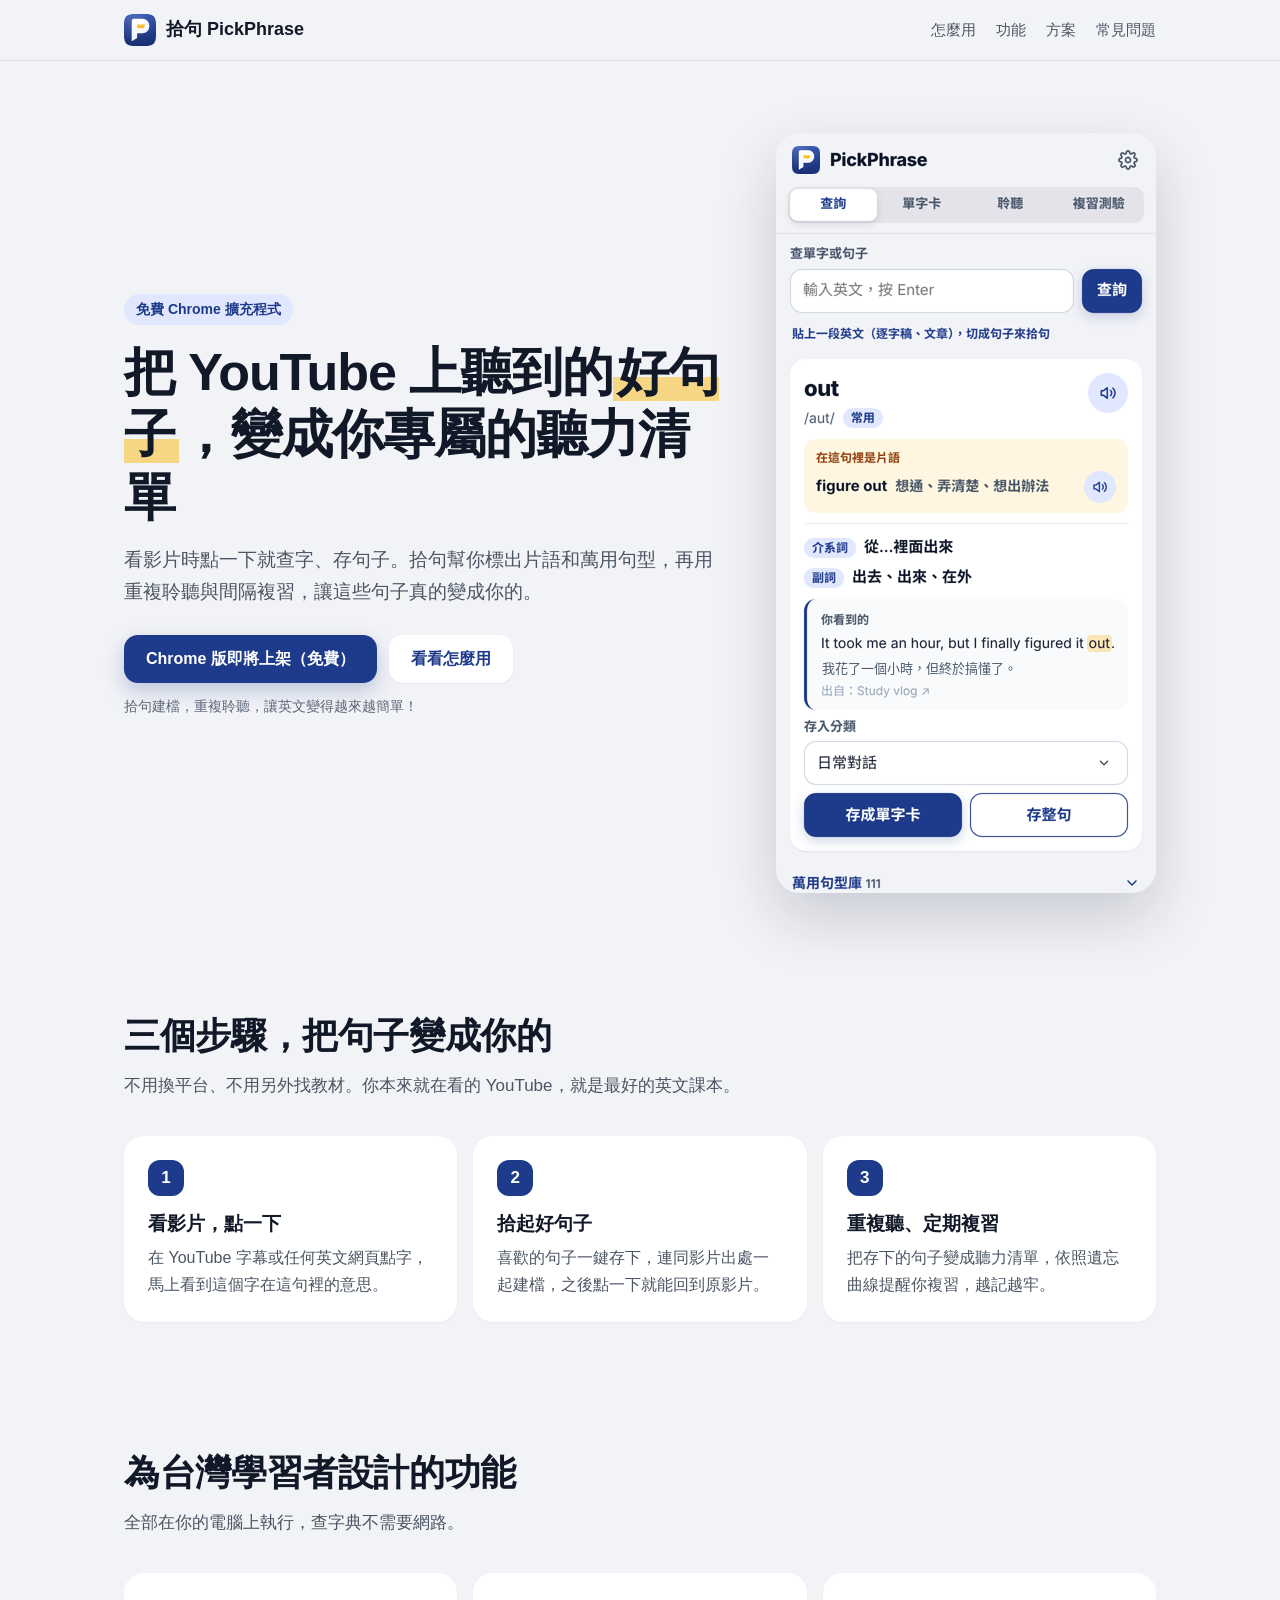
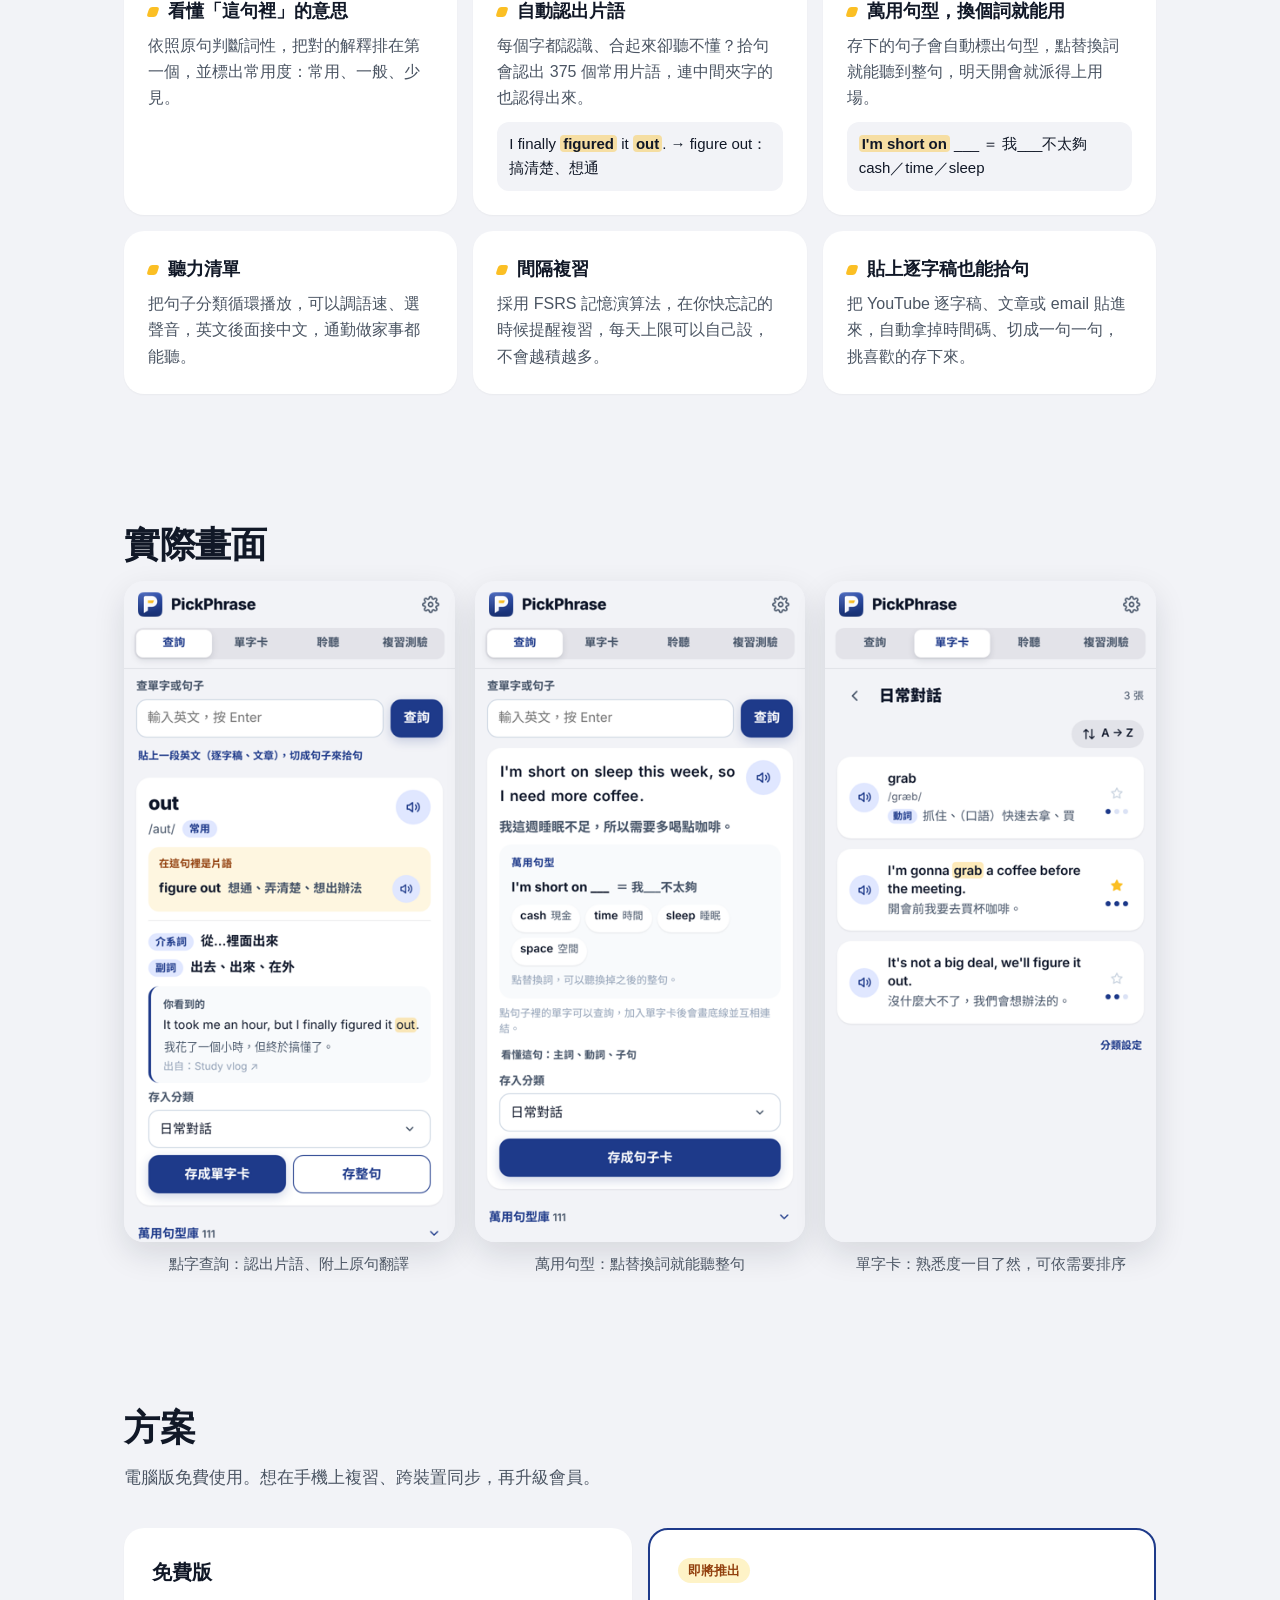
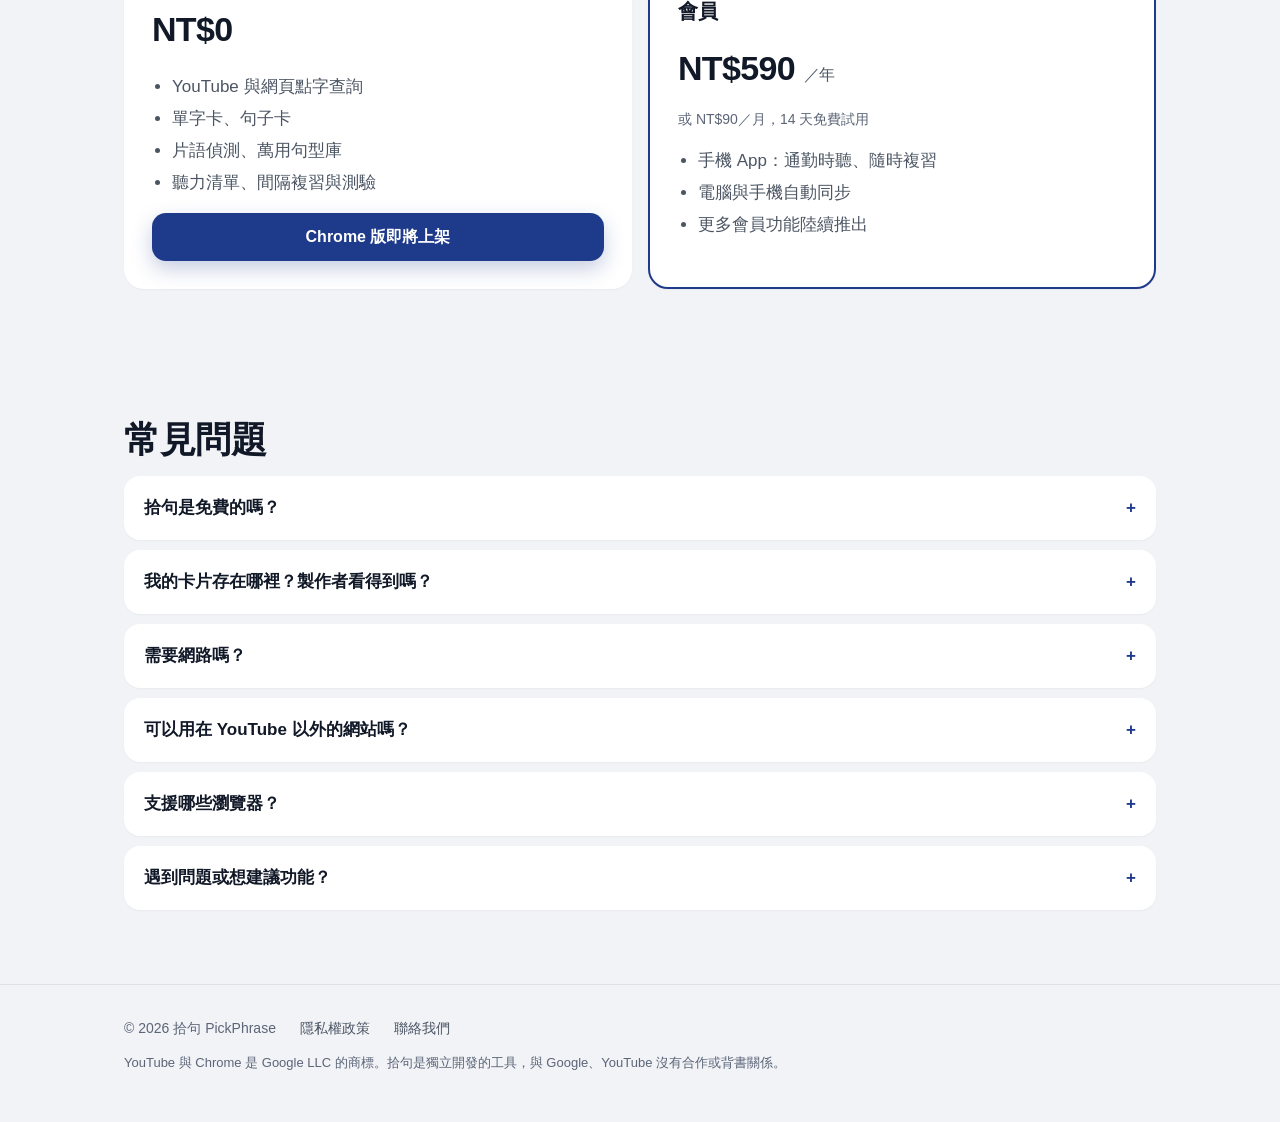
<file: index.html>
<!doctype html>
<html lang="zh-Hant-TW">
<head>
<meta charset="utf-8">
<meta name="viewport" content="width=device-width, initial-scale=1">
<title>拾句 PickPhrase｜把 YouTube 上聽到的好句子，變成你的聽力清單</title>
<meta name="description" content="拾句是免費的 Chrome 擴充程式：在 YouTube 字幕和任何英文網頁點字查詢，存下好句子，自動標出片語與萬用句型，重複聆聽、間隔複習。">
<meta property="og:title" content="拾句 PickPhrase">
<meta property="og:description" content="拾句建檔，重複聆聽，讓英文變得越來越簡單！">
<meta property="og:image" content="assets/shot-pattern.png">
<link rel="icon" href="assets/logo.svg" type="image/svg+xml">
<link rel="stylesheet" href="style.css">
</head>
<body>

<header class="nav">
  <div class="wrap">
    <a class="brand" href="./"><img src="assets/logo.svg" alt="">拾句 PickPhrase</a>
    <nav class="nav-links" aria-label="主要選單">
      <a href="#how">怎麼用</a>
      <a href="#features">功能</a>
      <a href="#plans">方案</a>
      <a href="#faq">常見問題</a>
    </nav>
  </div>
</header>

<main>
  <section class="hero">
    <div class="wrap">
      <div class="hero-text">
        <span class="eyebrow">免費 Chrome 擴充程式</span>
        <h1>把 YouTube 上聽到的<span class="mark">好句子</span>，變成你專屬的聽力清單</h1>
        <p class="lead">看影片時點一下就查字、存句子。拾句幫你標出片語和萬用句型，再用重複聆聽與間隔複習，讓這些句子真的變成你的。</p>
        <div class="cta">
          <span class="btn primary" aria-disabled="true">Chrome 版即將上架（免費）</span>
          <a class="btn secondary" href="#how">看看怎麼用</a>
        </div>
        <p class="note">拾句建檔，重複聆聽，讓英文變得越來越簡單！</p>
      </div>
      <div class="hero-shot"><img src="assets/shot-lookup.png" alt="拾句側邊欄：在句子裡點 out，自動認出片語 figure out 並顯示中文意思"></div>
    </div>
  </section>

  <section id="how">
    <div class="wrap">
      <h2>三個步驟，把句子變成你的</h2>
      <p class="section-lead">不用換平台、不用另外找教材。你本來就在看的 YouTube，就是最好的英文課本。</p>
      <div class="steps">
        <div class="step"><div class="step-num">1</div><h3>看影片，點一下</h3><p>在 YouTube 字幕或任何英文網頁點字，馬上看到這個字在這句裡的意思。</p></div>
        <div class="step"><div class="step-num">2</div><h3>拾起好句子</h3><p>喜歡的句子一鍵存下，連同影片出處一起建檔，之後點一下就能回到原影片。</p></div>
        <div class="step"><div class="step-num">3</div><h3>重複聽、定期複習</h3><p>把存下的句子變成聽力清單，依照遺忘曲線提醒你複習，越記越牢。</p></div>
      </div>
    </div>
  </section>

  <section id="features">
    <div class="wrap">
      <h2>為台灣學習者設計的功能</h2>
      <p class="section-lead">全部在你的電腦上執行，查字典不需要網路。</p>
      <div class="features">
        <div class="feature">
          <h3><span class="dot"></span>看懂「這句裡」的意思</h3>
          <p>依照原句判斷詞性，把對的解釋排在第一個，並標出常用度：常用、一般、少見。</p>
        </div>
        <div class="feature">
          <h3><span class="dot"></span>自動認出片語</h3>
          <p>每個字都認識、合起來卻聽不懂？拾句會認出 375 個常用片語，連中間夾字的也認得出來。</p>
          <div class="ex">I finally <b>figured</b> it <b>out</b>. → figure out：搞清楚、想通</div>
        </div>
        <div class="feature">
          <h3><span class="dot"></span>萬用句型，換個詞就能用</h3>
          <p>存下的句子會自動標出句型，點替換詞就能聽到整句，明天開會就派得上用場。</p>
          <div class="ex"><b>I'm short on</b> ___ ＝ 我___不太夠　cash／time／sleep</div>
        </div>
        <div class="feature">
          <h3><span class="dot"></span>聽力清單</h3>
          <p>把句子分類循環播放，可以調語速、選聲音，英文後面接中文，通勤做家事都能聽。</p>
        </div>
        <div class="feature">
          <h3><span class="dot"></span>間隔複習</h3>
          <p>採用 FSRS 記憶演算法，在你快忘記的時候提醒複習，每天上限可以自己設，不會越積越多。</p>
        </div>
        <div class="feature">
          <h3><span class="dot"></span>貼上逐字稿也能拾句</h3>
          <p>把 YouTube 逐字稿、文章或 email 貼進來，自動拿掉時間碼、切成一句一句，挑喜歡的存下來。</p>
        </div>
      </div>
    </div>
  </section>

  <section>
    <div class="wrap">
      <h2>實際畫面</h2>
      <div class="shots">
        <figure><img src="assets/shot-lookup.png" alt="查字結果"><figcaption>點字查詢：認出片語、附上原句翻譯</figcaption></figure>
        <figure><img src="assets/shot-pattern.png" alt="萬用句型"><figcaption>萬用句型：點替換詞就能聽整句</figcaption></figure>
        <figure><img src="assets/shot-cards.png" alt="單字卡"><figcaption>單字卡：熟悉度一目了然，可依需要排序</figcaption></figure>
      </div>
    </div>
  </section>

  <section id="plans">
    <div class="wrap">
      <h2>方案</h2>
      <p class="section-lead">電腦版免費使用。想在手機上複習、跨裝置同步，再升級會員。</p>
      <div class="plans">
        <div class="plan">
          <h3>免費版</h3>
          <div class="price">NT$0</div>
          <ul>
            <li>YouTube 與網頁點字查詢</li>
            <li>單字卡、句子卡</li>
            <li>片語偵測、萬用句型庫</li>
            <li>聽力清單、間隔複習與測驗</li>
          </ul>
          <span class="btn primary" aria-disabled="true">Chrome 版即將上架</span>
        </div>
        <div class="plan pro">
          <span class="badge-soon">即將推出</span>
          <h3>會員</h3>
          <div class="price">NT$590 <small>／年</small></div>
          <div class="note" style="margin:0">或 NT$90／月，14 天免費試用</div>
          <ul>
            <li>手機 App：通勤時聽、隨時複習</li>
            <li>電腦與手機自動同步</li>
            <li>更多會員功能陸續推出</li>
          </ul>
        </div>
      </div>
    </div>
  </section>

  <section id="faq" class="faq">
    <div class="wrap">
      <h2>常見問題</h2>
      <details><summary>拾句是免費的嗎？</summary><p>電腦版的 Chrome 擴充程式免費使用。之後推出的手機 App 與跨裝置同步屬於會員功能。</p></details>
      <details><summary>我的卡片存在哪裡？製作者看得到嗎？</summary><p>卡片存在你自己的電腦上；開啟同步後，存在你自己的 Google 雲端硬碟。拾句沒有伺服器，製作者看不到你的資料。詳見<a href="privacy.html">隱私權政策</a>。</p></details>
      <details><summary>需要網路嗎？</summary><p>查單字使用內建字典，不需要網路。句子翻譯使用 Chrome 內建的翻譯功能，在你的電腦上執行，第一次使用時 Chrome 會自動下載翻譯模型。</p></details>
      <details><summary>可以用在 YouTube 以外的網站嗎？</summary><p>可以。任何英文網頁都能選取文字查詢、存成卡片，也可以把逐字稿或文章貼進拾句切成句子。</p></details>
      <details><summary>支援哪些瀏覽器？</summary><p>目前支援 Chrome（電腦版）。使用其他以 Chromium 為基礎的瀏覽器可能可以安裝，但句子翻譯需要 Chrome 內建的翻譯功能。</p></details>
      <details><summary>遇到問題或想建議功能？</summary><p>歡迎寫信到 <a href="mailto:pickphrase@gmail.com">pickphrase@gmail.com</a>，也可以在拾句的設定頁按「問題與意見回饋」。</p></details>
    </div>
  </section>
</main>

<footer>
  <div class="wrap">
    <span>© 2026 拾句 PickPhrase</span>
    <a href="privacy.html">隱私權政策</a>
    <a href="mailto:pickphrase@gmail.com">聯絡我們</a>
    <span class="legal">YouTube 與 Chrome 是 Google LLC 的商標。拾句是獨立開發的工具，與 Google、YouTube 沒有合作或背書關係。</span>
  </div>
</footer>
</body>
</html>
</file>
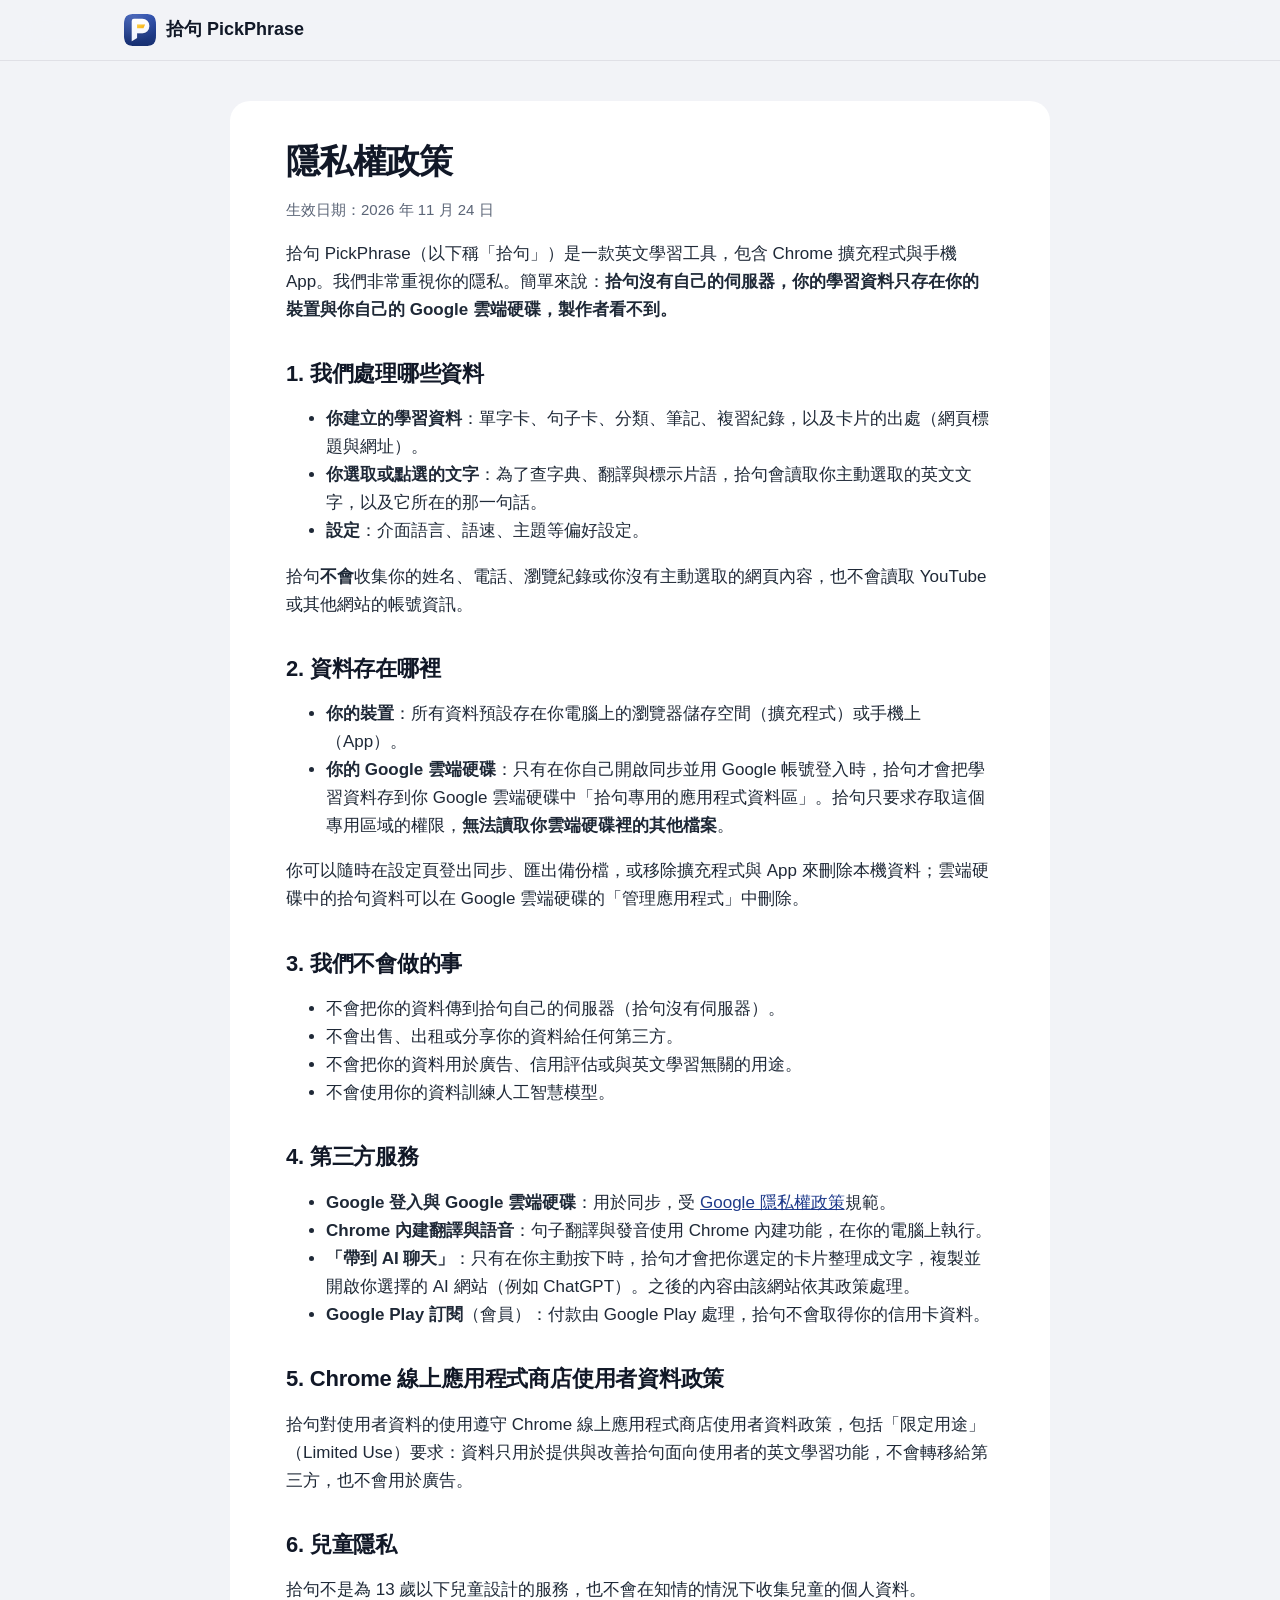
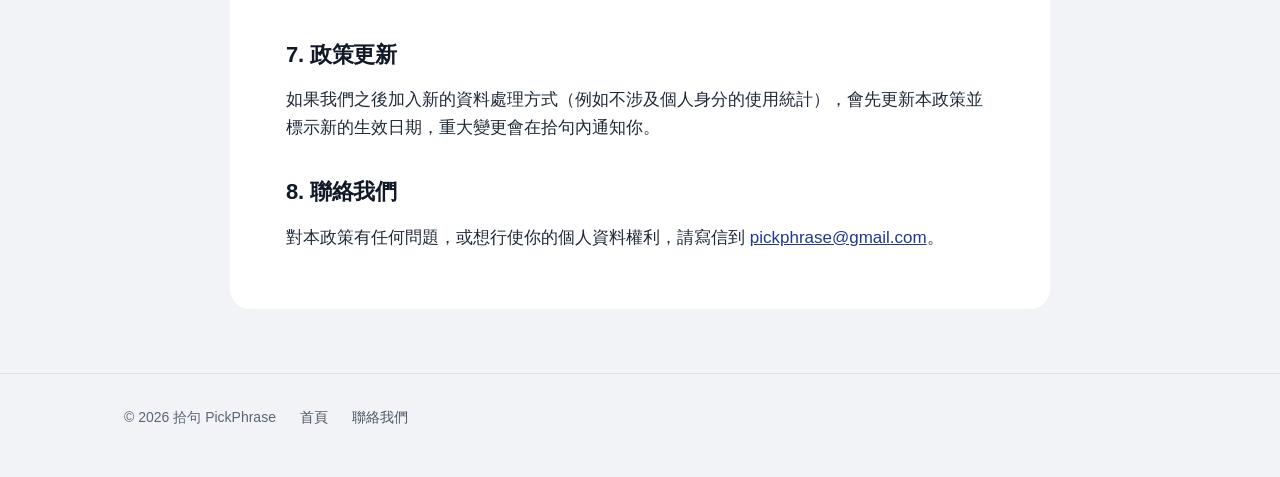
<file: privacy.html>
<!doctype html>
<html lang="zh-Hant-TW">
<head>
<meta charset="utf-8">
<meta name="viewport" content="width=device-width, initial-scale=1">
<title>隱私權政策｜拾句 PickPhrase</title>
<link rel="icon" href="assets/logo.svg" type="image/svg+xml">
<link rel="stylesheet" href="style.css">
</head>
<body>
<header class="nav">
  <div class="wrap">
    <a class="brand" href="./"><img src="assets/logo.svg" alt="">拾句 PickPhrase</a>
  </div>
</header>

<main class="wrap">
  <article class="doc">
    <h1>隱私權政策</h1>
    <p class="updated">生效日期：2026 年 11 月 24 日</p>

    <p>拾句 PickPhrase（以下稱「拾句」）是一款英文學習工具，包含 Chrome 擴充程式與手機 App。我們非常重視你的隱私。簡單來說：<strong>拾句沒有自己的伺服器，你的學習資料只存在你的裝置與你自己的 Google 雲端硬碟，製作者看不到。</strong></p>

    <h2>1. 我們處理哪些資料</h2>
    <ul>
      <li><strong>你建立的學習資料</strong>：單字卡、句子卡、分類、筆記、複習紀錄，以及卡片的出處（網頁標題與網址）。</li>
      <li><strong>你選取或點選的文字</strong>：為了查字典、翻譯與標示片語，拾句會讀取你主動選取的英文文字，以及它所在的那一句話。</li>
      <li><strong>設定</strong>：介面語言、語速、主題等偏好設定。</li>
    </ul>
    <p>拾句<strong>不會</strong>收集你的姓名、電話、瀏覽紀錄或你沒有主動選取的網頁內容，也不會讀取 YouTube 或其他網站的帳號資訊。</p>

    <h2>2. 資料存在哪裡</h2>
    <ul>
      <li><strong>你的裝置</strong>：所有資料預設存在你電腦上的瀏覽器儲存空間（擴充程式）或手機上（App）。</li>
      <li><strong>你的 Google 雲端硬碟</strong>：只有在你自己開啟同步並用 Google 帳號登入時，拾句才會把學習資料存到你 Google 雲端硬碟中「拾句專用的應用程式資料區」。拾句只要求存取這個專用區域的權限，<strong>無法讀取你雲端硬碟裡的其他檔案</strong>。</li>
    </ul>
    <p>你可以隨時在設定頁登出同步、匯出備份檔，或移除擴充程式與 App 來刪除本機資料；雲端硬碟中的拾句資料可以在 Google 雲端硬碟的「管理應用程式」中刪除。</p>

    <h2>3. 我們不會做的事</h2>
    <ul>
      <li>不會把你的資料傳到拾句自己的伺服器（拾句沒有伺服器）。</li>
      <li>不會出售、出租或分享你的資料給任何第三方。</li>
      <li>不會把你的資料用於廣告、信用評估或與英文學習無關的用途。</li>
      <li>不會使用你的資料訓練人工智慧模型。</li>
    </ul>

    <h2>4. 第三方服務</h2>
    <ul>
      <li><strong>Google 登入與 Google 雲端硬碟</strong>：用於同步，受 <a href="https://policies.google.com/privacy" target="_blank" rel="noreferrer">Google 隱私權政策</a>規範。</li>
      <li><strong>Chrome 內建翻譯與語音</strong>：句子翻譯與發音使用 Chrome 內建功能，在你的電腦上執行。</li>
      <li><strong>「帶到 AI 聊天」</strong>：只有在你主動按下時，拾句才會把你選定的卡片整理成文字，複製並開啟你選擇的 AI 網站（例如 ChatGPT）。之後的內容由該網站依其政策處理。</li>
      <li><strong>Google Play 訂閱</strong>（會員）：付款由 Google Play 處理，拾句不會取得你的信用卡資料。</li>
    </ul>

    <h2>5. Chrome 線上應用程式商店使用者資料政策</h2>
    <p>拾句對使用者資料的使用遵守 Chrome 線上應用程式商店使用者資料政策，包括「限定用途」（Limited Use）要求：資料只用於提供與改善拾句面向使用者的英文學習功能，不會轉移給第三方，也不會用於廣告。</p>

    <h2>6. 兒童隱私</h2>
    <p>拾句不是為 13 歲以下兒童設計的服務，也不會在知情的情況下收集兒童的個人資料。</p>

    <h2>7. 政策更新</h2>
    <p>如果我們之後加入新的資料處理方式（例如不涉及個人身分的使用統計），會先更新本政策並標示新的生效日期，重大變更會在拾句內通知你。</p>

    <h2>8. 聯絡我們</h2>
    <p>對本政策有任何問題，或想行使你的個人資料權利，請寫信到 <a href="mailto:pickphrase@gmail.com">pickphrase@gmail.com</a>。</p>
  </article>
</main>

<footer>
  <div class="wrap">
    <span>© 2026 拾句 PickPhrase</span>
    <a href="./">首頁</a>
    <a href="mailto:pickphrase@gmail.com">聯絡我們</a>
  </div>
</footer>
</body>
</html>
</file>
<file: style.css>
/* 拾句 PickPhrase 官方網站：iOS 風格、深藍＋螢光黃 */
:root {
  --navy: #1E3A8A;
  --navy-dark: #172F70;
  --yellow: #FBBF24;
  --tint: #E0E7FF;
  --ink: #111827;
  --muted: #4B5563;
  --hint: #5B6577;
  --canvas: #F2F3F7;
  --surface: #FFFFFF;
  --line: rgba(15, 23, 42, 0.08);
  --radius: 20px;
}
* { box-sizing: border-box; }
html { scroll-behavior: smooth; }
body {
  margin: 0; color: var(--ink); background: var(--canvas);
  font: 17px/1.65 Inter, -apple-system, BlinkMacSystemFont, "PingFang TC", "Noto Sans TC", "Microsoft JhengHei", sans-serif;
  -webkit-font-smoothing: antialiased;
}
a { color: var(--navy); }
img { max-width: 100%; display: block; }
.wrap { max-width: 1080px; margin: 0 auto; padding: 0 24px; }

/* 導覽列：毛玻璃 */
.nav { position: sticky; top: 0; z-index: 10; background: rgba(242, 243, 247, 0.82);
  backdrop-filter: blur(20px) saturate(180%); -webkit-backdrop-filter: blur(20px) saturate(180%); border-bottom: 0.5px solid var(--line); }
.nav .wrap { display: flex; align-items: center; gap: 12px; height: 60px; }
.brand { display: flex; align-items: center; gap: 10px; font-weight: 800; font-size: 18px; color: var(--ink); text-decoration: none; }
.brand img { width: 32px; height: 32px; border-radius: 8px; }
.nav-links { margin-left: auto; display: flex; gap: 20px; flex-wrap: wrap; }
.nav-links a { color: var(--muted); text-decoration: none; font-size: 15px; font-weight: 500; }
.nav-links a:hover { color: var(--navy); }

/* 主視覺 */
.hero { padding: 72px 0 56px; }
.hero .wrap { display: flex; flex-wrap: wrap; align-items: center; gap: 48px; }
.hero-text { flex: 1 1 420px; min-width: 0; }
.eyebrow { display: inline-block; font-size: 14px; font-weight: 600; color: var(--navy); background: var(--tint); padding: 4px 12px; border-radius: 999px; }
h1 { font-size: clamp(34px, 5vw, 52px); line-height: 1.2; letter-spacing: -0.02em; margin: 16px 0; }
.mark { background: linear-gradient(transparent 58%, rgba(251, 191, 36, 0.55) 58%); padding: 0 4px; }
.lead { font-size: 19px; color: var(--muted); margin: 0 0 28px; }
.cta { display: flex; flex-wrap: wrap; gap: 12px; align-items: center; }
.btn { display: inline-flex; align-items: center; justify-content: center; gap: 8px; min-height: 48px; padding: 0 22px; border-radius: 14px;
  font-weight: 700; font-size: 16px; text-decoration: none; transition: transform .15s, background-color .2s; }
.btn:active { transform: scale(.97); }
.btn.primary { background: var(--navy); color: #fff; box-shadow: 0 8px 20px rgba(30, 58, 138, 0.25); }
.btn.primary:hover { background: var(--navy-dark); }
.btn.secondary { background: var(--surface); color: var(--navy); box-shadow: 0 1px 2px rgba(0, 0, 0, .06); }
.note { font-size: 14px; color: var(--hint); margin-top: 12px; }
.hero-shot { flex: 0 1 380px; margin: 0 auto; }
.hero-shot img { border-radius: 24px; box-shadow: 0 24px 60px rgba(15, 23, 42, 0.18); }

section { padding: 64px 0; }
h2 { font-size: clamp(26px, 3.4vw, 36px); line-height: 1.3; letter-spacing: -0.01em; margin: 0 0 12px; }
.section-lead { color: var(--muted); margin: 0 0 36px; max-width: 640px; }

/* 三步驟 */
.steps { display: grid; grid-template-columns: repeat(auto-fit, minmax(240px, 1fr)); gap: 16px; }
.step { background: var(--surface); border-radius: var(--radius); padding: 24px; box-shadow: 0 1px 2px rgba(0, 0, 0, .04); }
.step-num { width: 36px; height: 36px; border-radius: 12px; background: var(--navy); color: #fff; font-weight: 800; display: flex; align-items: center; justify-content: center; margin-bottom: 12px; }
.step h3 { margin: 0 0 6px; font-size: 19px; }
.step p { margin: 0; color: var(--muted); font-size: 16px; }

/* 功能 */
.features { display: grid; grid-template-columns: repeat(auto-fit, minmax(300px, 1fr)); gap: 16px; }
.feature { background: var(--surface); border-radius: var(--radius); padding: 24px; box-shadow: 0 1px 2px rgba(0, 0, 0, .04); }
.feature h3 { margin: 0 0 6px; font-size: 18px; display: flex; align-items: center; gap: 10px; }
.feature h3 .dot { width: 10px; height: 10px; border-radius: 3px; background: var(--yellow); flex-shrink: 0; transform: skewX(-18deg); }
.feature p { margin: 0; color: var(--muted); font-size: 16px; }
.feature .ex { margin-top: 10px; font-size: 15px; background: var(--canvas); border-radius: 12px; padding: 10px 12px; color: var(--ink); }
.feature .ex b { background: rgba(251, 191, 36, 0.4); border-radius: 4px; padding: 0 3px; font-weight: 600; }

/* 截圖 */
.shots { display: grid; grid-template-columns: repeat(auto-fit, minmax(260px, 1fr)); gap: 20px; }
.shots figure { margin: 0; }
.shots img { border-radius: 20px; box-shadow: 0 12px 32px rgba(15, 23, 42, 0.12); }
.shots figcaption { margin-top: 10px; font-size: 15px; color: var(--muted); text-align: center; }

/* 方案 */
.plans { display: grid; grid-template-columns: repeat(auto-fit, minmax(280px, 1fr)); gap: 16px; }
.plan { background: var(--surface); border-radius: var(--radius); padding: 28px; box-shadow: 0 1px 2px rgba(0, 0, 0, .04); display: flex; flex-direction: column; gap: 12px; }
.plan.pro { border: 2px solid var(--navy); }
.plan h3 { margin: 0; font-size: 20px; }
.price { font-size: 34px; font-weight: 800; letter-spacing: -0.02em; }
.price small { font-size: 16px; font-weight: 500; color: var(--muted); }
.plan ul { margin: 0; padding-left: 20px; color: var(--muted); }
.plan li { margin: 4px 0; }
.badge-soon { align-self: flex-start; font-size: 13px; font-weight: 700; color: #92400E; background: #FEF3C7; padding: 2px 10px; border-radius: 999px; }

/* 常見問題 */
.faq details { background: var(--surface); border-radius: 16px; padding: 4px 20px; margin-bottom: 10px; box-shadow: 0 1px 2px rgba(0, 0, 0, .04); }
.faq summary { cursor: pointer; font-weight: 600; padding: 14px 0; list-style: none; display: flex; justify-content: space-between; gap: 12px; }
.faq summary::-webkit-details-marker { display: none; }
.faq summary::after { content: '+'; color: var(--navy); font-weight: 700; }
.faq details[open] summary::after { content: '−'; }
.faq details p { margin: 0 0 16px; color: var(--muted); }

/* 文件頁（隱私權政策、服務條款） */
.doc { background: var(--surface); border-radius: var(--radius); padding: 40px clamp(20px, 5vw, 56px); margin: 40px auto 64px; max-width: 820px; }
.doc h1 { font-size: 34px; margin-top: 0; }
.doc h2 { font-size: 22px; margin-top: 36px; }
.doc p, .doc li { color: #1F2937; }
.doc .updated { color: var(--hint); font-size: 15px; }

footer { border-top: 0.5px solid var(--line); padding: 32px 0 48px; color: var(--hint); font-size: 14px; }
footer .wrap { display: flex; flex-wrap: wrap; gap: 12px 24px; align-items: center; }
footer a { color: var(--muted); text-decoration: none; }
footer a:hover { color: var(--navy); }
.legal { flex-basis: 100%; font-size: 13px; }

@media (prefers-reduced-motion: reduce) { html { scroll-behavior: auto; } .btn { transition: none; } }
</file>
